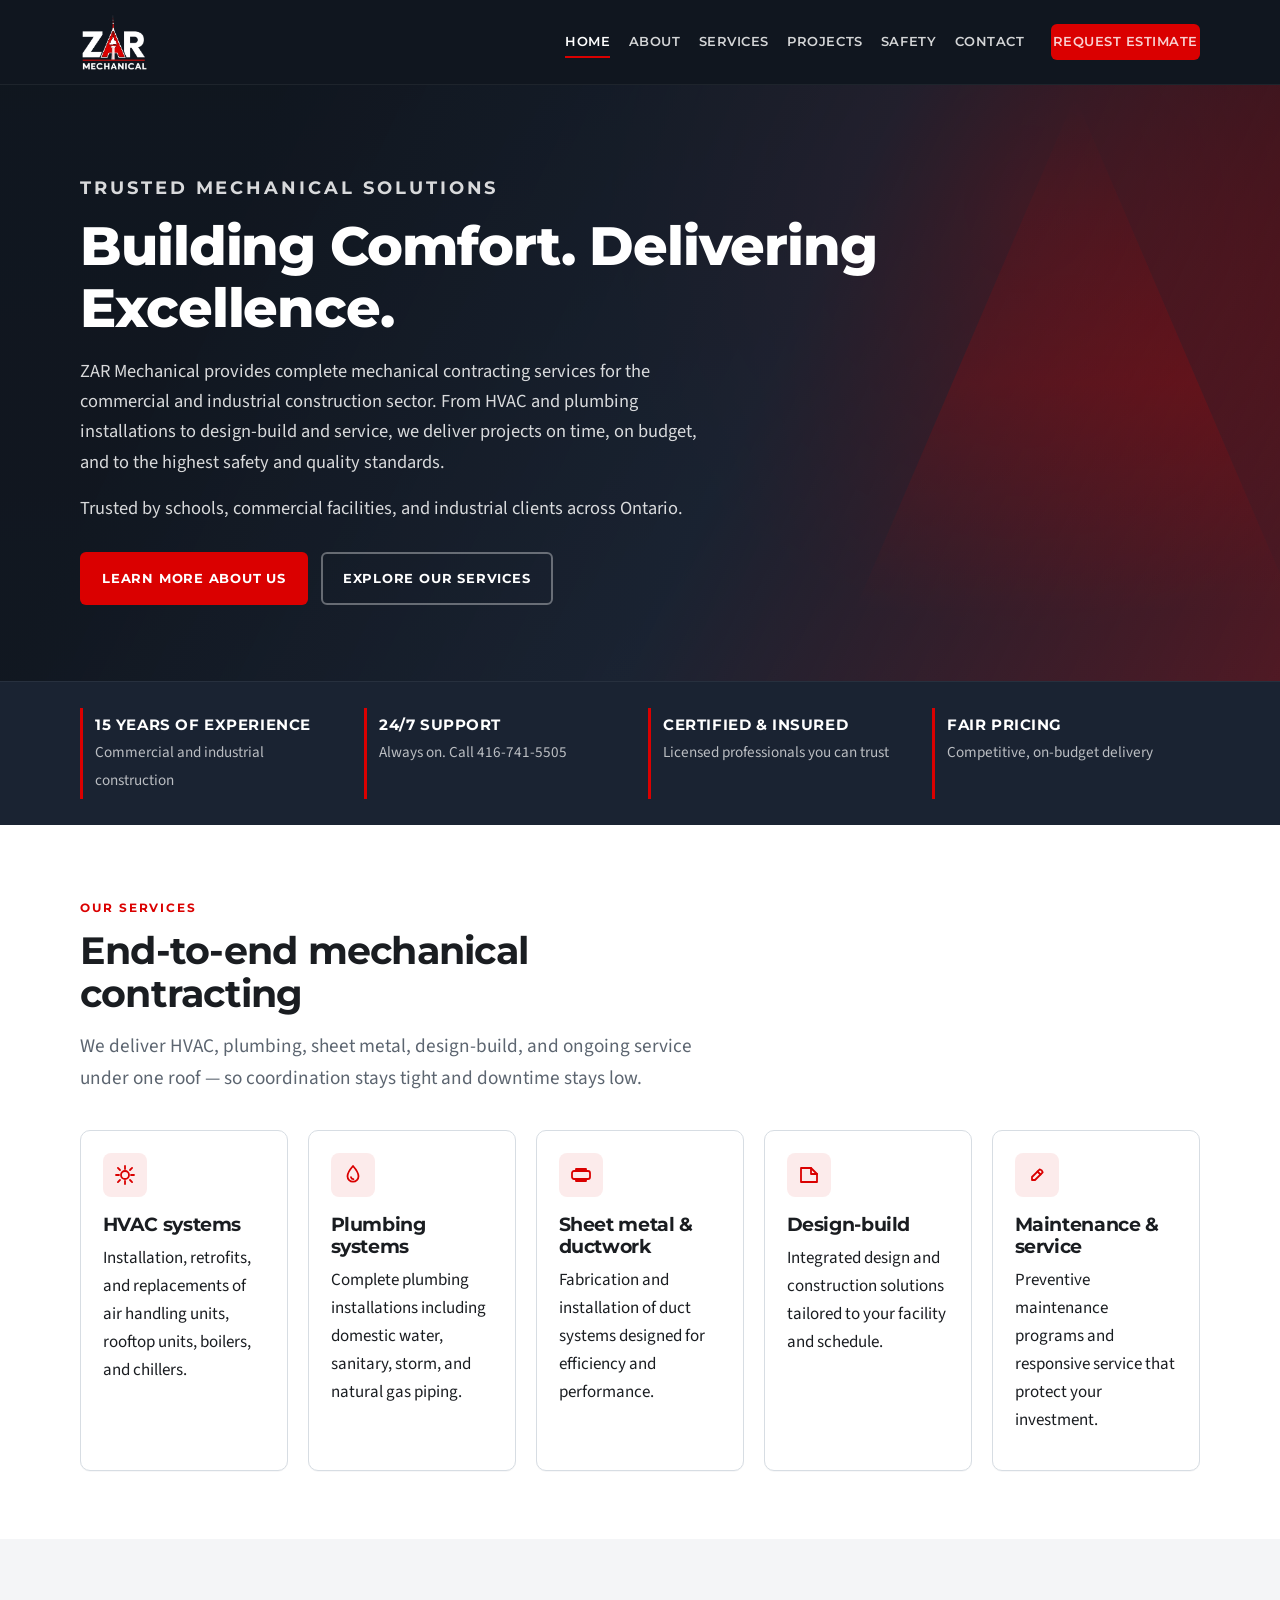
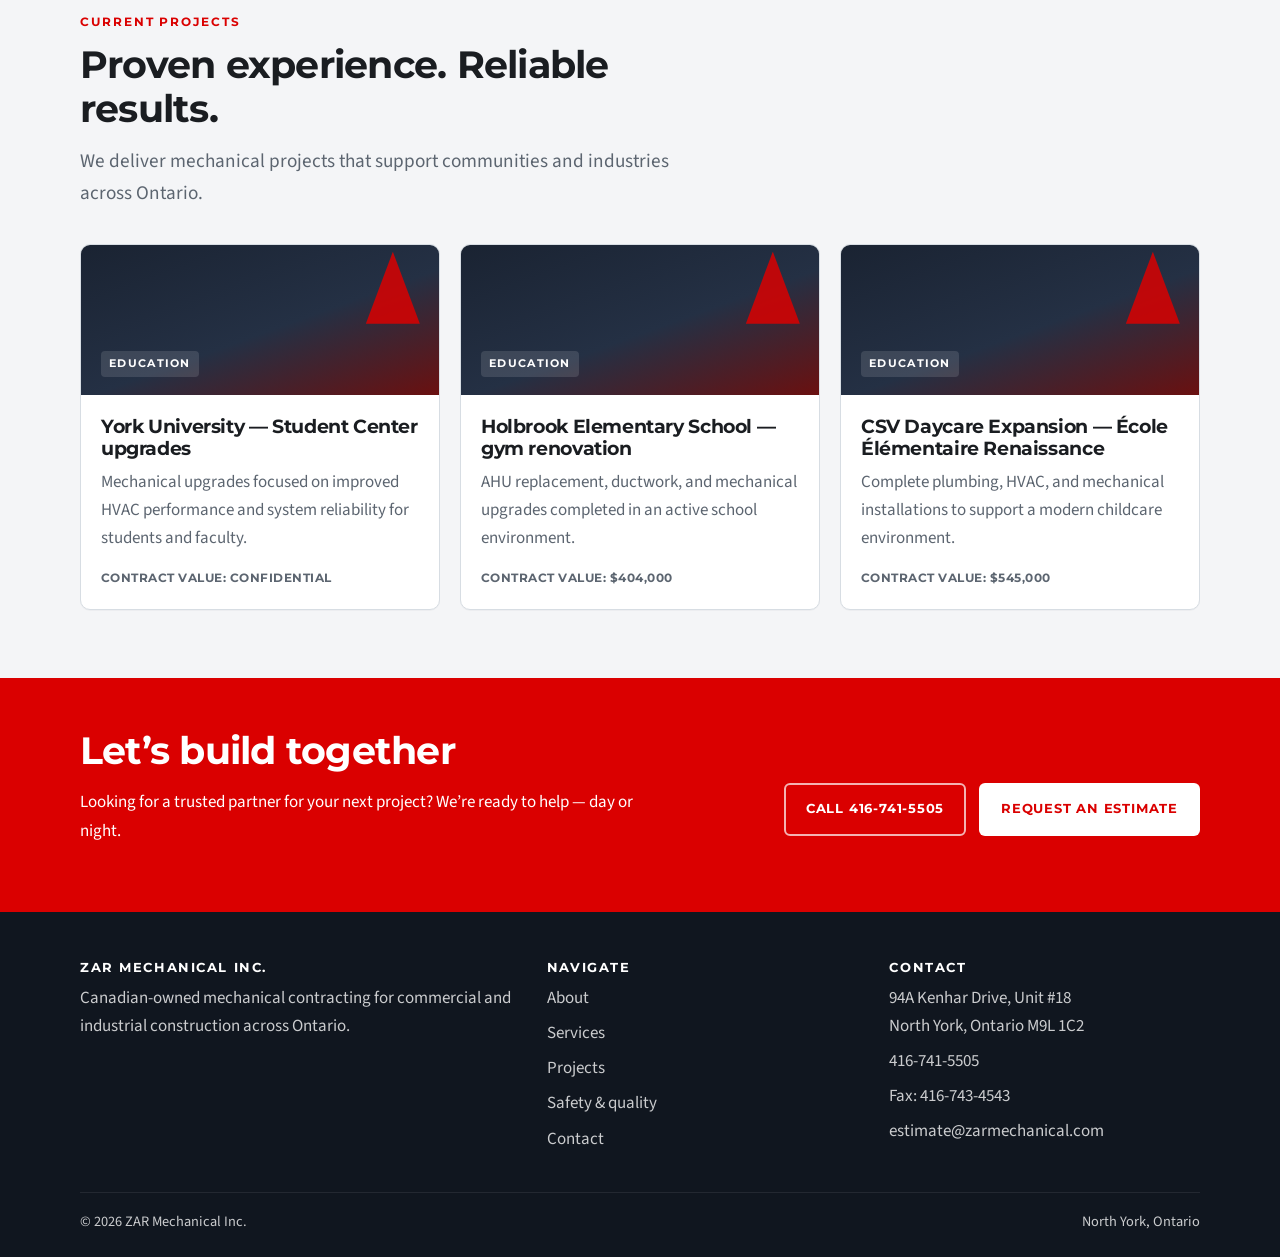
<file: index.html>
<!DOCTYPE html>
<html lang="en">
<head>
  <meta charset="utf-8">
  <meta name="viewport" content="width=device-width, initial-scale=1">
  <title>ZAR Mechanical | Building Comfort. Delivering Excellence.</title>
  <meta name="description" content="ZAR Mechanical provides complete mechanical contracting for commercial and industrial construction across Ontario — HVAC, plumbing, design-build, and 24/7 service.">
  <link rel="canonical" href="https://www.zarmechanical.com/">
  <meta property="og:title" content="ZAR Mechanical | Building Comfort. Delivering Excellence.">
  <meta property="og:description" content="Complete mechanical contracting for commercial and industrial construction across Ontario.">
  <meta property="og:type" content="website">
  <meta property="og:url" content="https://www.zarmechanical.com/">
  <meta property="og:image" content="assets/logo-2x.png">
  <link rel="icon" href="assets/favicon.png" type="image/png">
  <link rel="apple-touch-icon" href="assets/favicon.png">
  <link rel="preconnect" href="https://fonts.googleapis.com">
  <link rel="preconnect" href="https://fonts.gstatic.com" crossorigin>
  <link href="https://fonts.googleapis.com/css2?family=Montserrat:wght@600;700;800&family=Source+Sans+3:wght@400;600;700&display=swap" rel="stylesheet">
  <link rel="stylesheet" href="css/styles.css">
  <script type="application/ld+json">
    {
      "@context": "https://schema.org",
      "@type": "HVACBusiness",
      "name": "ZAR Mechanical Inc.",
      "url": "https://www.zarmechanical.com/",
      "telephone": "+1-416-741-5505",
      "email": "estimate@zarmechanical.com",
      "address": {
        "@type": "PostalAddress",
        "streetAddress": "94A Kenhar Drive, Unit #18",
        "addressLocality": "North York",
        "addressRegion": "ON",
        "postalCode": "M9L 1C2",
        "addressCountry": "CA"
      },
      "areaServed": "Ontario"
    }
  </script>
</head>
<body>
  <a class="skip-link" href="#main">Skip to content</a>
  <header class="site-header">
    <div class="wrap header-inner">
      <a class="brand" href="index.html">
        <img src="assets/logo.png" srcset="assets/logo.png 328w, assets/logo-2x.png 492w" sizes="58px" width="70" height="58" alt="ZAR Mechanical">
      </a>
      <button class="nav-toggle" type="button" aria-expanded="false" aria-controls="site-nav" aria-label="Open menu"><span></span></button>
      <nav id="site-nav" class="site-nav" aria-label="Primary">
        <a href="index.html" aria-current="page">Home</a>
        <a href="about.html">About</a>
        <a href="services.html">Services</a>
        <a href="projects.html">Projects</a>
        <a href="safety.html">Safety</a>
        <a href="contact.html">Contact</a>
        <a class="btn btn-primary header-cta" href="contact.html">Request Estimate</a>
      </nav>
    </div>
  </header>

  <main id="main">
    <section class="hero">
      <div class="wrap">
        <p class="eyebrow">Trusted mechanical solutions</p>
        <h1>Building Comfort. Delivering Excellence.</h1>
        <p>ZAR Mechanical provides complete mechanical contracting services for the commercial and industrial construction sector. From HVAC and plumbing installations to design-build and service, we deliver projects on time, on budget, and to the highest safety and quality standards.</p>
        <p>Trusted by schools, commercial facilities, and industrial clients across Ontario.</p>
        <div class="hero-actions">
          <a class="btn btn-primary" href="about.html">Learn more about us</a>
          <a class="btn btn-ghost" href="services.html">Explore our services</a>
        </div>
      </div>
    </section>

    <section class="trust-bar" aria-label="Why ZAR Mechanical">
      <div class="wrap trust-grid">
        <div class="trust-item">
          <strong>15 years of experience</strong>
          <span>Commercial and industrial construction</span>
        </div>
        <div class="trust-item">
          <strong>24/7 support</strong>
          <span>Always on. Call 416-741-5505</span>
        </div>
        <div class="trust-item">
          <strong>Certified &amp; insured</strong>
          <span>Licensed professionals you can trust</span>
        </div>
        <div class="trust-item">
          <strong>Fair pricing</strong>
          <span>Competitive, on-budget delivery</span>
        </div>
      </div>
    </section>

    <section class="section">
      <div class="wrap">
        <div class="section-head">
          <p class="eyebrow">Our services</p>
          <h2>End-to-end mechanical contracting</h2>
          <p class="lead">We deliver HVAC, plumbing, sheet metal, design-build, and ongoing service under one roof — so coordination stays tight and downtime stays low.</p>
        </div>
        <div class="grid-5">
          <article class="card">
            <div class="icon-mark" aria-hidden="true">
              <svg viewBox="0 0 24 24"><path d="M12 3v3M12 18v3M4.9 4.9l2.1 2.1M17 17l2.1 2.1M3 12h3M18 12h3M4.9 19.1l2.1-2.1M17 7l2.1-2.1"/><circle cx="12" cy="12" r="4"/></svg>
            </div>
            <h3>HVAC systems</h3>
            <p>Installation, retrofits, and replacements of air handling units, rooftop units, boilers, and chillers.</p>
          </article>
          <article class="card">
            <div class="icon-mark" aria-hidden="true">
              <svg viewBox="0 0 24 24"><path d="M12 3s5.5 6.2 5.5 10.2A5.5 5.5 0 1 1 6.5 13.2C6.5 9.2 12 3 12 3z"/><path d="M10 14.2c.4 1.3 1.4 2 2.4 2"/></svg>
            </div>
            <h3>Plumbing systems</h3>
            <p>Complete plumbing installations including domestic water, sanitary, storm, and natural gas piping.</p>
          </article>
          <article class="card">
            <div class="icon-mark" aria-hidden="true">
              <svg viewBox="0 0 24 24"><rect x="3" y="8" width="18" height="8" rx="2"/><path d="M7 8V6h10v2M7 16v2h10v-2"/></svg>
            </div>
            <h3>Sheet metal &amp; ductwork</h3>
            <p>Fabrication and installation of duct systems designed for efficiency and performance.</p>
          </article>
          <article class="card">
            <div class="icon-mark" aria-hidden="true">
              <svg viewBox="0 0 24 24"><path d="M4 19V5h10l6 6v8H4z"/><path d="M14 5v6h6"/></svg>
            </div>
            <h3>Design-build</h3>
            <p>Integrated design and construction solutions tailored to your facility and schedule.</p>
          </article>
          <article class="card">
            <div class="icon-mark" aria-hidden="true">
              <svg viewBox="0 0 24 24"><path d="M14.7 6.3a4 4 0 0 1 3 3L10 17H7v-3l7.7-7.7z"/><path d="M12.5 8.5l3 3"/></svg>
            </div>
            <h3>Maintenance &amp; service</h3>
            <p>Preventive maintenance programs and responsive service that protect your investment.</p>
          </article>
        </div>
      </div>
    </section>

    <section class="section section-muted">
      <div class="wrap">
        <div class="section-head">
          <p class="eyebrow">Current projects</p>
          <h2>Proven experience. Reliable results.</h2>
          <p class="lead">We deliver mechanical projects that support communities and industries across Ontario.</p>
        </div>
        <div class="grid-3">
          <article class="card project-card">
            <div class="project-media"><span class="tag">Education</span></div>
            <div class="project-body">
              <h3>York University — Student Center upgrades</h3>
              <p>Mechanical upgrades focused on improved HVAC performance and system reliability for students and faculty.</p>
              <p class="meta">Contract value: confidential</p>
            </div>
          </article>
          <article class="card project-card">
            <div class="project-media"><span class="tag">Education</span></div>
            <div class="project-body">
              <h3>Holbrook Elementary School — gym renovation</h3>
              <p>AHU replacement, ductwork, and mechanical upgrades completed in an active school environment.</p>
              <p class="meta">Contract value: $404,000</p>
            </div>
          </article>
          <article class="card project-card">
            <div class="project-media"><span class="tag">Education</span></div>
            <div class="project-body">
              <h3>CSV Daycare Expansion — École Élémentaire Renaissance</h3>
              <p>Complete plumbing, HVAC, and mechanical installations to support a modern childcare environment.</p>
              <p class="meta">Contract value: $545,000</p>
            </div>
          </article>
        </div>
      </div>
    </section>

    <section class="cta-band">
      <div class="wrap cta-row">
        <div>
          <h2>Let’s build together</h2>
          <p>Looking for a trusted partner for your next project? We’re ready to help — day or night.</p>
        </div>
        <div class="hero-actions">
          <a class="btn btn-ghost" href="tel:+14167415505">Call 416-741-5505</a>
          <a class="btn btn-light" href="contact.html">Request an estimate</a>
        </div>
      </div>
    </section>
  </main>

  <footer class="site-footer">
    <div class="wrap">
      <div class="footer-grid">
        <div>
          <h3>ZAR Mechanical Inc.</h3>
          <p>Canadian-owned mechanical contracting for commercial and industrial construction across Ontario.</p>
        </div>
        <div>
          <h3>Navigate</h3>
          <ul class="footer-links">
            <li><a href="about.html">About</a></li>
            <li><a href="services.html">Services</a></li>
            <li><a href="projects.html">Projects</a></li>
            <li><a href="safety.html">Safety &amp; quality</a></li>
            <li><a href="contact.html">Contact</a></li>
          </ul>
        </div>
        <div>
          <h3>Contact</h3>
          <ul class="footer-contact">
            <li>94A Kenhar Drive, Unit #18<br>North York, Ontario M9L 1C2</li>
            <li><a href="tel:+14167415505">416-741-5505</a></li>
            <li>Fax: 416-743-4543</li>
            <li><a href="mailto:estimate@zarmechanical.com">estimate@zarmechanical.com</a></li>
          </ul>
        </div>
      </div>
      <div class="legal">
        <span>&copy; <span data-year></span> ZAR Mechanical Inc.</span>
        <span>North York, Ontario</span>
      </div>
    </div>
  </footer>
  <script src="js/main.js"></script>
  <script>document.querySelectorAll("[data-year]").forEach(function (el) { el.textContent = new Date().getFullYear(); });</script>
</body>
</html>
</file>
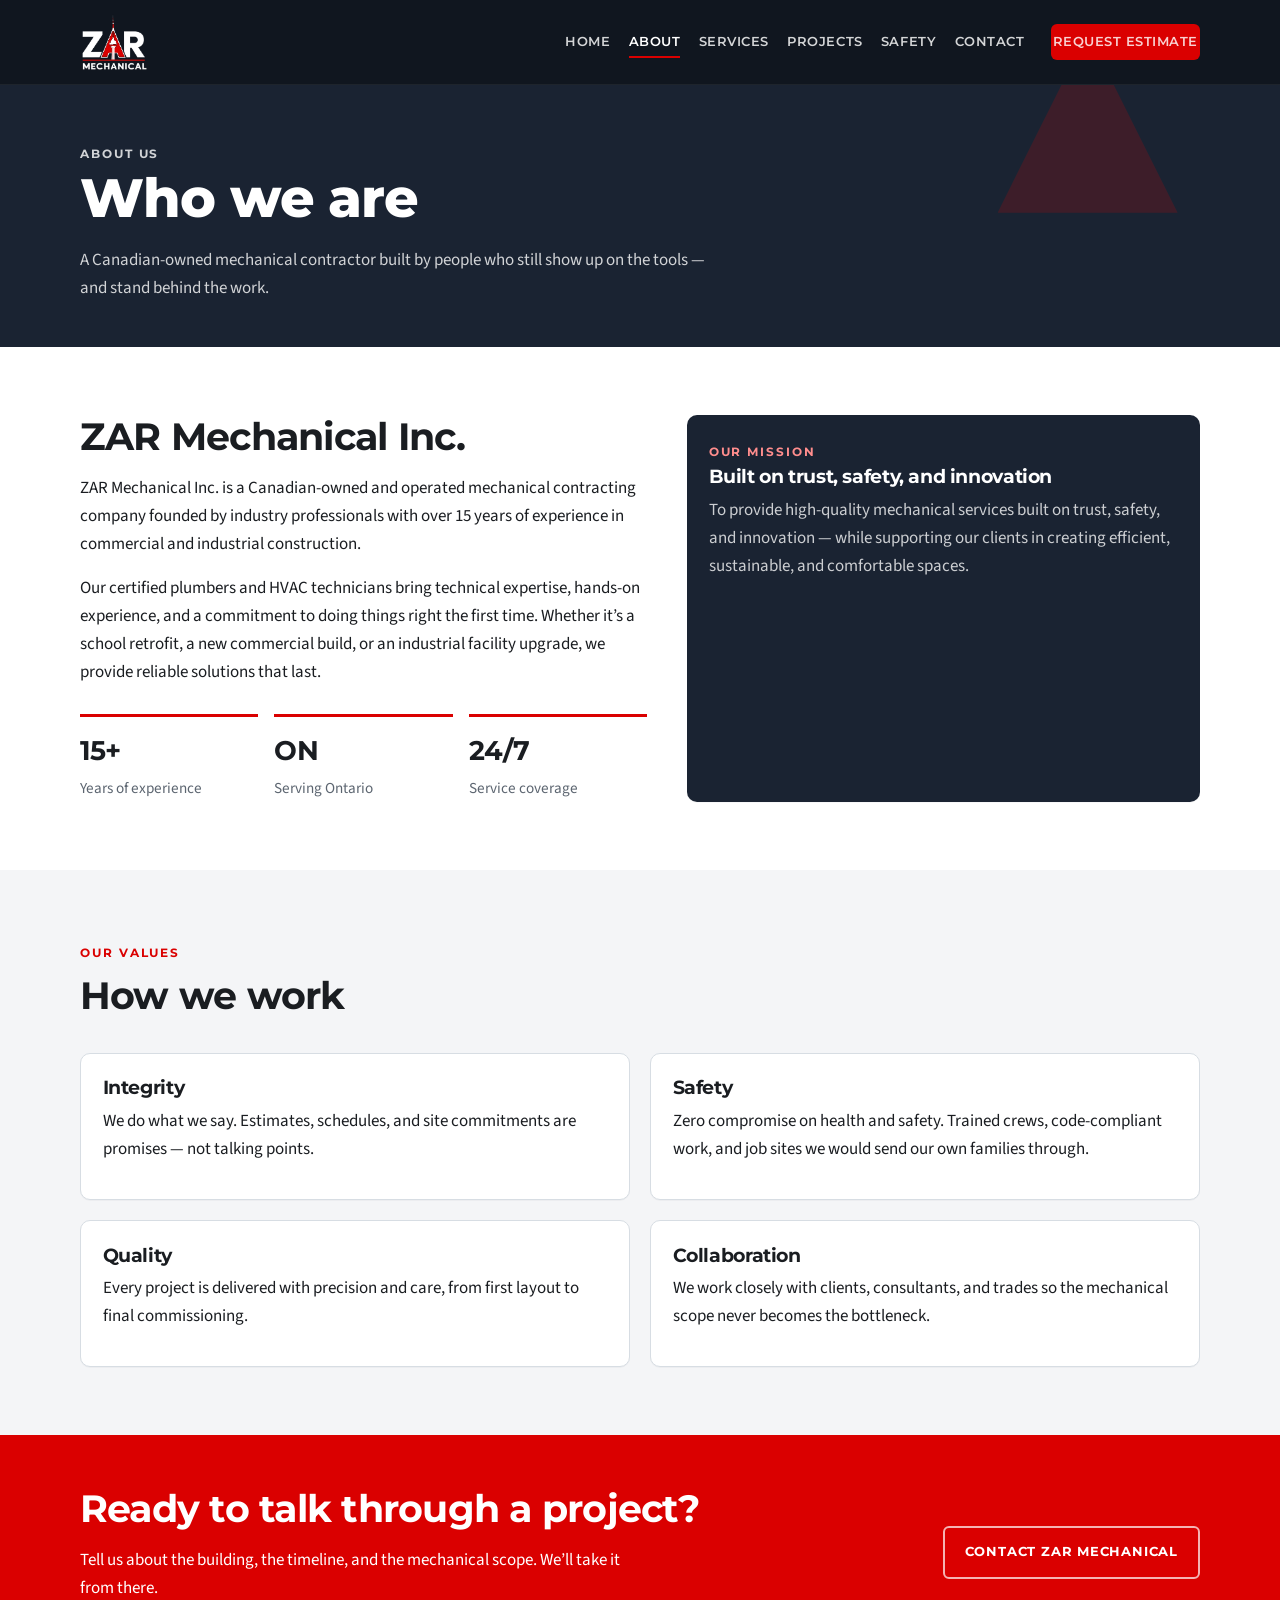
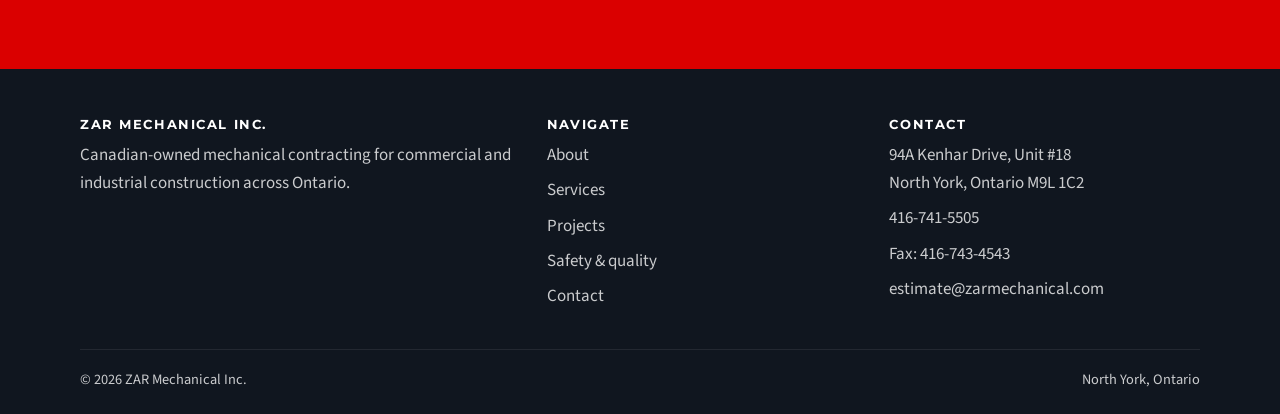
<file: about.html>
<!DOCTYPE html>
<html lang="en">
<head>
  <meta charset="utf-8">
  <meta name="viewport" content="width=device-width, initial-scale=1">
  <title>About Us | ZAR Mechanical</title>
  <meta name="description" content="ZAR Mechanical Inc. is a Canadian-owned mechanical contractor founded by industry professionals with over 15 years of commercial and industrial experience.">
  <link rel="canonical" href="https://www.zarmechanical.com/about.html">
  <meta property="og:title" content="About Us | ZAR Mechanical">
  <meta property="og:description" content="Canadian-owned mechanical contracting built on trust, safety, and innovation.">
  <meta property="og:type" content="website">
  <meta property="og:url" content="https://www.zarmechanical.com/about.html">
  <meta property="og:image" content="assets/logo-2x.png">
  <link rel="icon" href="assets/favicon.png" type="image/png">
  <link rel="apple-touch-icon" href="assets/favicon.png">
  <link rel="preconnect" href="https://fonts.googleapis.com">
  <link rel="preconnect" href="https://fonts.gstatic.com" crossorigin>
  <link href="https://fonts.googleapis.com/css2?family=Montserrat:wght@600;700;800&family=Source+Sans+3:wght@400;600;700&display=swap" rel="stylesheet">
  <link rel="stylesheet" href="css/styles.css">
</head>
<body>
  <a class="skip-link" href="#main">Skip to content</a>
  <header class="site-header">
    <div class="wrap header-inner">
      <a class="brand" href="index.html">
        <img src="assets/logo.png" srcset="assets/logo.png 328w, assets/logo-2x.png 492w" sizes="58px" width="70" height="58" alt="ZAR Mechanical">
      </a>
      <button class="nav-toggle" type="button" aria-expanded="false" aria-controls="site-nav" aria-label="Open menu"><span></span></button>
      <nav id="site-nav" class="site-nav" aria-label="Primary">
        <a href="index.html">Home</a>
        <a href="about.html" aria-current="page">About</a>
        <a href="services.html">Services</a>
        <a href="projects.html">Projects</a>
        <a href="safety.html">Safety</a>
        <a href="contact.html">Contact</a>
        <a class="btn btn-primary header-cta" href="contact.html">Request Estimate</a>
      </nav>
    </div>
  </header>

  <main id="main">
    <section class="page-hero">
      <div class="wrap">
        <p class="eyebrow">About us</p>
        <h1>Who we are</h1>
        <p>A Canadian-owned mechanical contractor built by people who still show up on the tools — and stand behind the work.</p>
      </div>
    </section>

    <section class="section">
      <div class="wrap split">
        <div class="prose">
          <h2>ZAR Mechanical Inc.</h2>
          <p>ZAR Mechanical Inc. is a Canadian-owned and operated mechanical contracting company founded by industry professionals with over 15 years of experience in commercial and industrial construction.</p>
          <p>Our certified plumbers and HVAC technicians bring technical expertise, hands-on experience, and a commitment to doing things right the first time. Whether it’s a school retrofit, a new commercial build, or an industrial facility upgrade, we provide reliable solutions that last.</p>
          <div class="stat-row">
            <div class="stat"><b>15+</b><span>Years of experience</span></div>
            <div class="stat"><b>ON</b><span>Serving Ontario</span></div>
            <div class="stat"><b>24/7</b><span>Service coverage</span></div>
          </div>
        </div>
        <aside class="card value-card">
          <p class="eyebrow">Our mission</p>
          <h3>Built on trust, safety, and innovation</h3>
          <p>To provide high-quality mechanical services built on trust, safety, and innovation — while supporting our clients in creating efficient, sustainable, and comfortable spaces.</p>
        </aside>
      </div>
    </section>

    <section class="section section-muted">
      <div class="wrap">
        <div class="section-head">
          <p class="eyebrow">Our values</p>
          <h2>How we work</h2>
        </div>
        <div class="grid-2">
          <article class="card">
            <h3>Integrity</h3>
            <p>We do what we say. Estimates, schedules, and site commitments are promises — not talking points.</p>
          </article>
          <article class="card">
            <h3>Safety</h3>
            <p>Zero compromise on health and safety. Trained crews, code-compliant work, and job sites we would send our own families through.</p>
          </article>
          <article class="card">
            <h3>Quality</h3>
            <p>Every project is delivered with precision and care, from first layout to final commissioning.</p>
          </article>
          <article class="card">
            <h3>Collaboration</h3>
            <p>We work closely with clients, consultants, and trades so the mechanical scope never becomes the bottleneck.</p>
          </article>
        </div>
      </div>
    </section>

    <section class="cta-band">
      <div class="wrap cta-row">
        <div>
          <h2>Ready to talk through a project?</h2>
          <p>Tell us about the building, the timeline, and the mechanical scope. We’ll take it from there.</p>
        </div>
        <a class="btn btn-ghost" href="contact.html">Contact ZAR Mechanical</a>
      </div>
    </section>
  </main>

  <footer class="site-footer">
    <div class="wrap">
      <div class="footer-grid">
        <div>
          <h3>ZAR Mechanical Inc.</h3>
          <p>Canadian-owned mechanical contracting for commercial and industrial construction across Ontario.</p>
        </div>
        <div>
          <h3>Navigate</h3>
          <ul class="footer-links">
            <li><a href="about.html">About</a></li>
            <li><a href="services.html">Services</a></li>
            <li><a href="projects.html">Projects</a></li>
            <li><a href="safety.html">Safety &amp; quality</a></li>
            <li><a href="contact.html">Contact</a></li>
          </ul>
        </div>
        <div>
          <h3>Contact</h3>
          <ul class="footer-contact">
            <li>94A Kenhar Drive, Unit #18<br>North York, Ontario M9L 1C2</li>
            <li><a href="tel:+14167415505">416-741-5505</a></li>
            <li>Fax: 416-743-4543</li>
            <li><a href="mailto:estimate@zarmechanical.com">estimate@zarmechanical.com</a></li>
          </ul>
        </div>
      </div>
      <div class="legal">
        <span>&copy; <span data-year></span> ZAR Mechanical Inc.</span>
        <span>North York, Ontario</span>
      </div>
    </div>
  </footer>
  <script src="js/main.js"></script>
  <script>document.querySelectorAll("[data-year]").forEach(function (el) { el.textContent = new Date().getFullYear(); });</script>
</body>
</html>
</file>
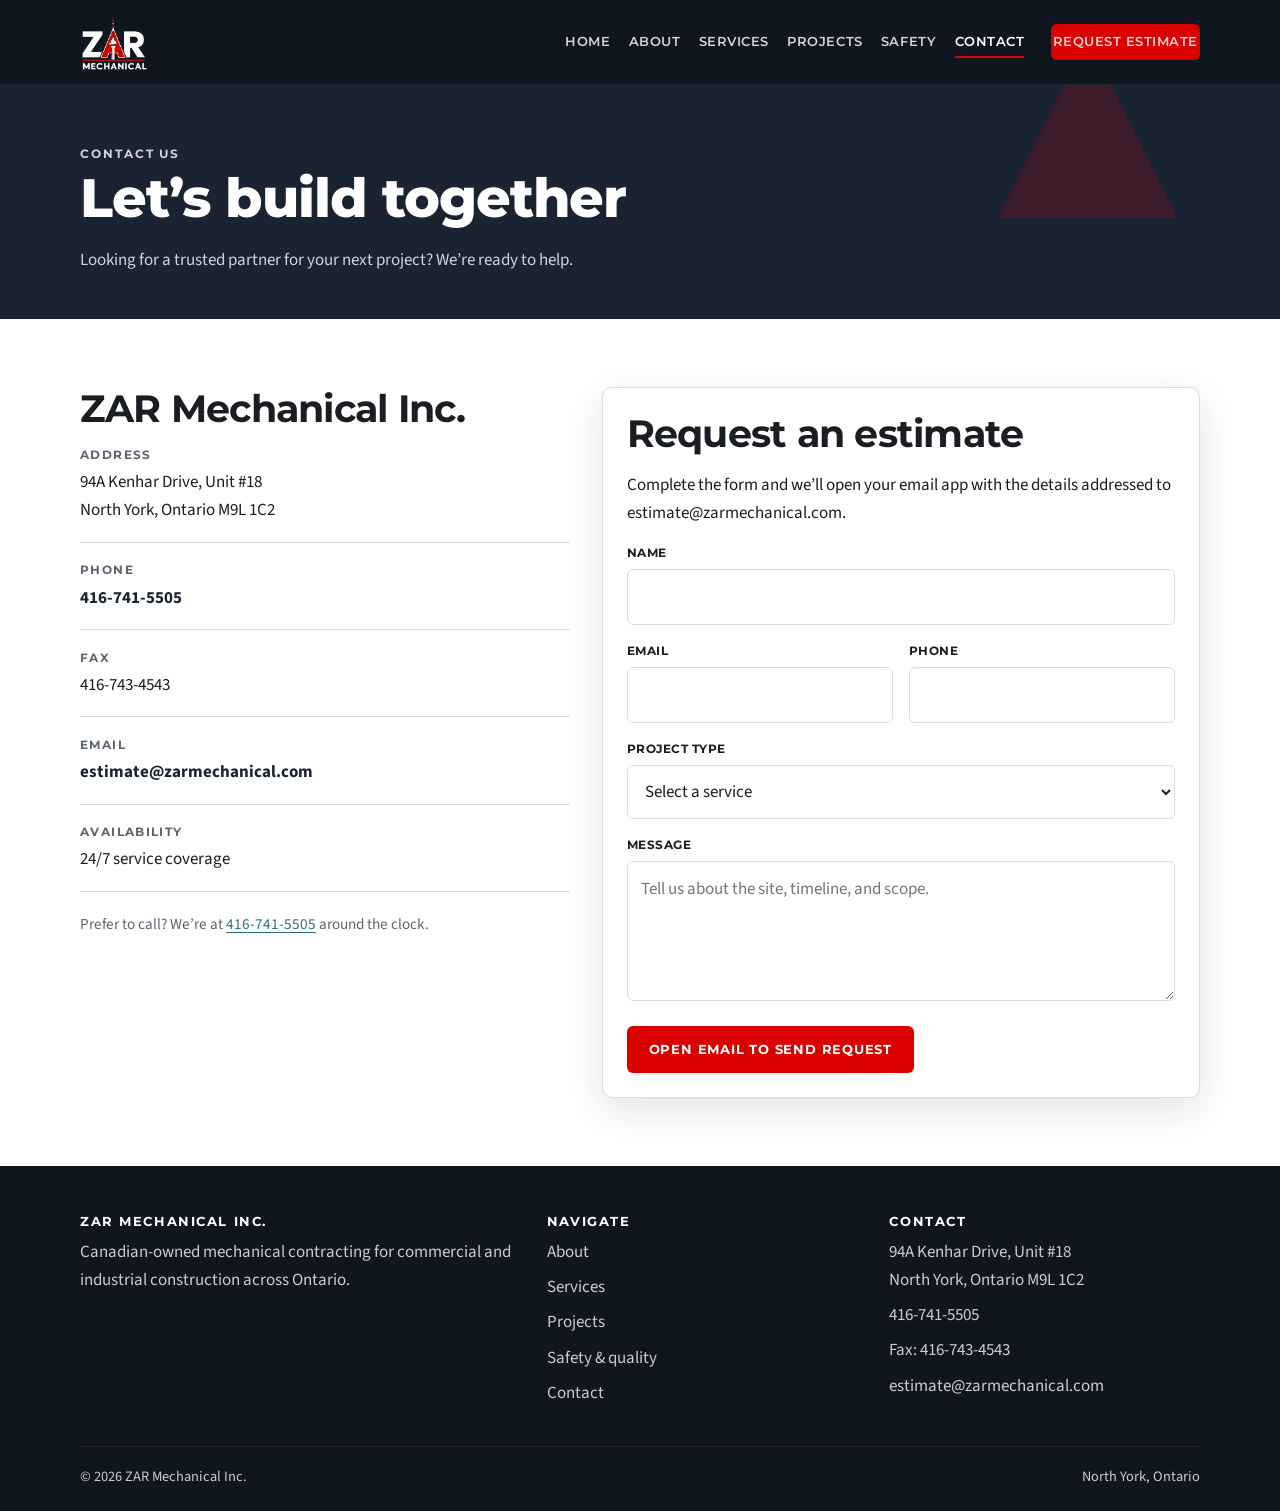
<file: contact.html>
<!DOCTYPE html>
<html lang="en">
<head>
  <meta charset="utf-8">
  <meta name="viewport" content="width=device-width, initial-scale=1">
  <title>Contact Us | ZAR Mechanical</title>
  <meta name="description" content="Request an estimate from ZAR Mechanical. 94A Kenhar Drive, Unit #18, North York, ON. Call 416-741-5505 or email estimate@zarmechanical.com.">
  <link rel="canonical" href="https://www.zarmechanical.com/contact.html">
  <meta property="og:title" content="Contact Us | ZAR Mechanical">
  <meta property="og:description" content="Let’s build together. Call 416-741-5505 or request an estimate.">
  <meta property="og:type" content="website">
  <meta property="og:url" content="https://www.zarmechanical.com/contact.html">
  <meta property="og:image" content="assets/logo-2x.png">
  <link rel="icon" href="assets/favicon.png" type="image/png">
  <link rel="apple-touch-icon" href="assets/favicon.png">
  <link rel="preconnect" href="https://fonts.googleapis.com">
  <link rel="preconnect" href="https://fonts.gstatic.com" crossorigin>
  <link href="https://fonts.googleapis.com/css2?family=Montserrat:wght@600;700;800&family=Source+Sans+3:wght@400;600;700&display=swap" rel="stylesheet">
  <link rel="stylesheet" href="css/styles.css">
</head>
<body>
  <a class="skip-link" href="#main">Skip to content</a>
  <header class="site-header">
    <div class="wrap header-inner">
      <a class="brand" href="index.html">
        <img src="assets/logo.png" srcset="assets/logo.png 328w, assets/logo-2x.png 492w" sizes="58px" width="70" height="58" alt="ZAR Mechanical">
      </a>
      <button class="nav-toggle" type="button" aria-expanded="false" aria-controls="site-nav" aria-label="Open menu"><span></span></button>
      <nav id="site-nav" class="site-nav" aria-label="Primary">
        <a href="index.html">Home</a>
        <a href="about.html">About</a>
        <a href="services.html">Services</a>
        <a href="projects.html">Projects</a>
        <a href="safety.html">Safety</a>
        <a href="contact.html" aria-current="page">Contact</a>
        <a class="btn btn-primary header-cta" href="contact.html">Request Estimate</a>
      </nav>
    </div>
  </header>

  <main id="main">
    <section class="page-hero">
      <div class="wrap">
        <p class="eyebrow">Contact us</p>
        <h1>Let’s build together</h1>
        <p>Looking for a trusted partner for your next project? We’re ready to help.</p>
      </div>
    </section>

    <section class="section">
      <div class="wrap contact-grid">
        <div>
          <h2>ZAR Mechanical Inc.</h2>
          <ul class="contact-list">
            <li>
              <span>Address</span>
              94A Kenhar Drive, Unit #18<br>
              North York, Ontario M9L 1C2
            </li>
            <li>
              <span>Phone</span>
              <a href="tel:+14167415505">416-741-5505</a>
            </li>
            <li>
              <span>Fax</span>
              416-743-4543
            </li>
            <li>
              <span>Email</span>
              <a href="mailto:estimate@zarmechanical.com">estimate@zarmechanical.com</a>
            </li>
            <li>
              <span>Availability</span>
              24/7 service coverage
            </li>
          </ul>
          <p class="map-note">Prefer to call? We’re at <a href="tel:+14167415505">416-741-5505</a> around the clock.</p>
        </div>

        <form class="form" id="estimate-form" action="mailto:estimate@zarmechanical.com" method="get" novalidate>
          <h2>Request an estimate</h2>
          <p>Complete the form and we’ll open your email app with the details addressed to estimate@zarmechanical.com.</p>

          <div class="form-row">
            <label for="name">Name</label>
            <input id="name" name="name" type="text" autocomplete="name" required aria-describedby="name-error">
            <p class="error" id="name-error">Please enter your name.</p>
          </div>

          <div class="pair">
            <div class="form-row">
              <label for="email">Email</label>
              <input id="email" name="email" type="email" autocomplete="email" required aria-describedby="email-error">
              <p class="error" id="email-error">Please enter a valid email address.</p>
            </div>
            <div class="form-row">
              <label for="phone">Phone</label>
              <input id="phone" name="phone" type="tel" autocomplete="tel" required aria-describedby="phone-error">
              <p class="error" id="phone-error">Please enter a phone number.</p>
            </div>
          </div>

          <div class="form-row">
            <label for="projectType">Project type</label>
            <select id="projectType" name="projectType" required aria-describedby="projectType-error">
              <option value="">Select a service</option>
              <option>HVAC systems</option>
              <option>Plumbing systems</option>
              <option>Sheet metal &amp; ductwork</option>
              <option>Design-build</option>
              <option>Maintenance &amp; service</option>
              <option>Other / not sure</option>
            </select>
            <p class="error" id="projectType-error">Please choose a project type.</p>
          </div>

          <div class="form-row">
            <label for="message">Message</label>
            <textarea id="message" name="message" required placeholder="Tell us about the site, timeline, and scope." aria-describedby="message-error"></textarea>
            <p class="error" id="message-error">Please describe your project.</p>
          </div>

          <button class="btn btn-primary" type="submit">Open email to send request</button>
          <p class="form-status" role="status" aria-live="polite"></p>
        </form>
      </div>
    </section>
  </main>

  <footer class="site-footer">
    <div class="wrap">
      <div class="footer-grid">
        <div>
          <h3>ZAR Mechanical Inc.</h3>
          <p>Canadian-owned mechanical contracting for commercial and industrial construction across Ontario.</p>
        </div>
        <div>
          <h3>Navigate</h3>
          <ul class="footer-links">
            <li><a href="about.html">About</a></li>
            <li><a href="services.html">Services</a></li>
            <li><a href="projects.html">Projects</a></li>
            <li><a href="safety.html">Safety &amp; quality</a></li>
            <li><a href="contact.html">Contact</a></li>
          </ul>
        </div>
        <div>
          <h3>Contact</h3>
          <ul class="footer-contact">
            <li>94A Kenhar Drive, Unit #18<br>North York, Ontario M9L 1C2</li>
            <li><a href="tel:+14167415505">416-741-5505</a></li>
            <li>Fax: 416-743-4543</li>
            <li><a href="mailto:estimate@zarmechanical.com">estimate@zarmechanical.com</a></li>
          </ul>
        </div>
      </div>
      <div class="legal">
        <span>&copy; <span data-year></span> ZAR Mechanical Inc.</span>
        <span>North York, Ontario</span>
      </div>
    </div>
  </footer>
  <script src="js/main.js"></script>
  <script>document.querySelectorAll("[data-year]").forEach(function (el) { el.textContent = new Date().getFullYear(); });</script>
</body>
</html>
</file>
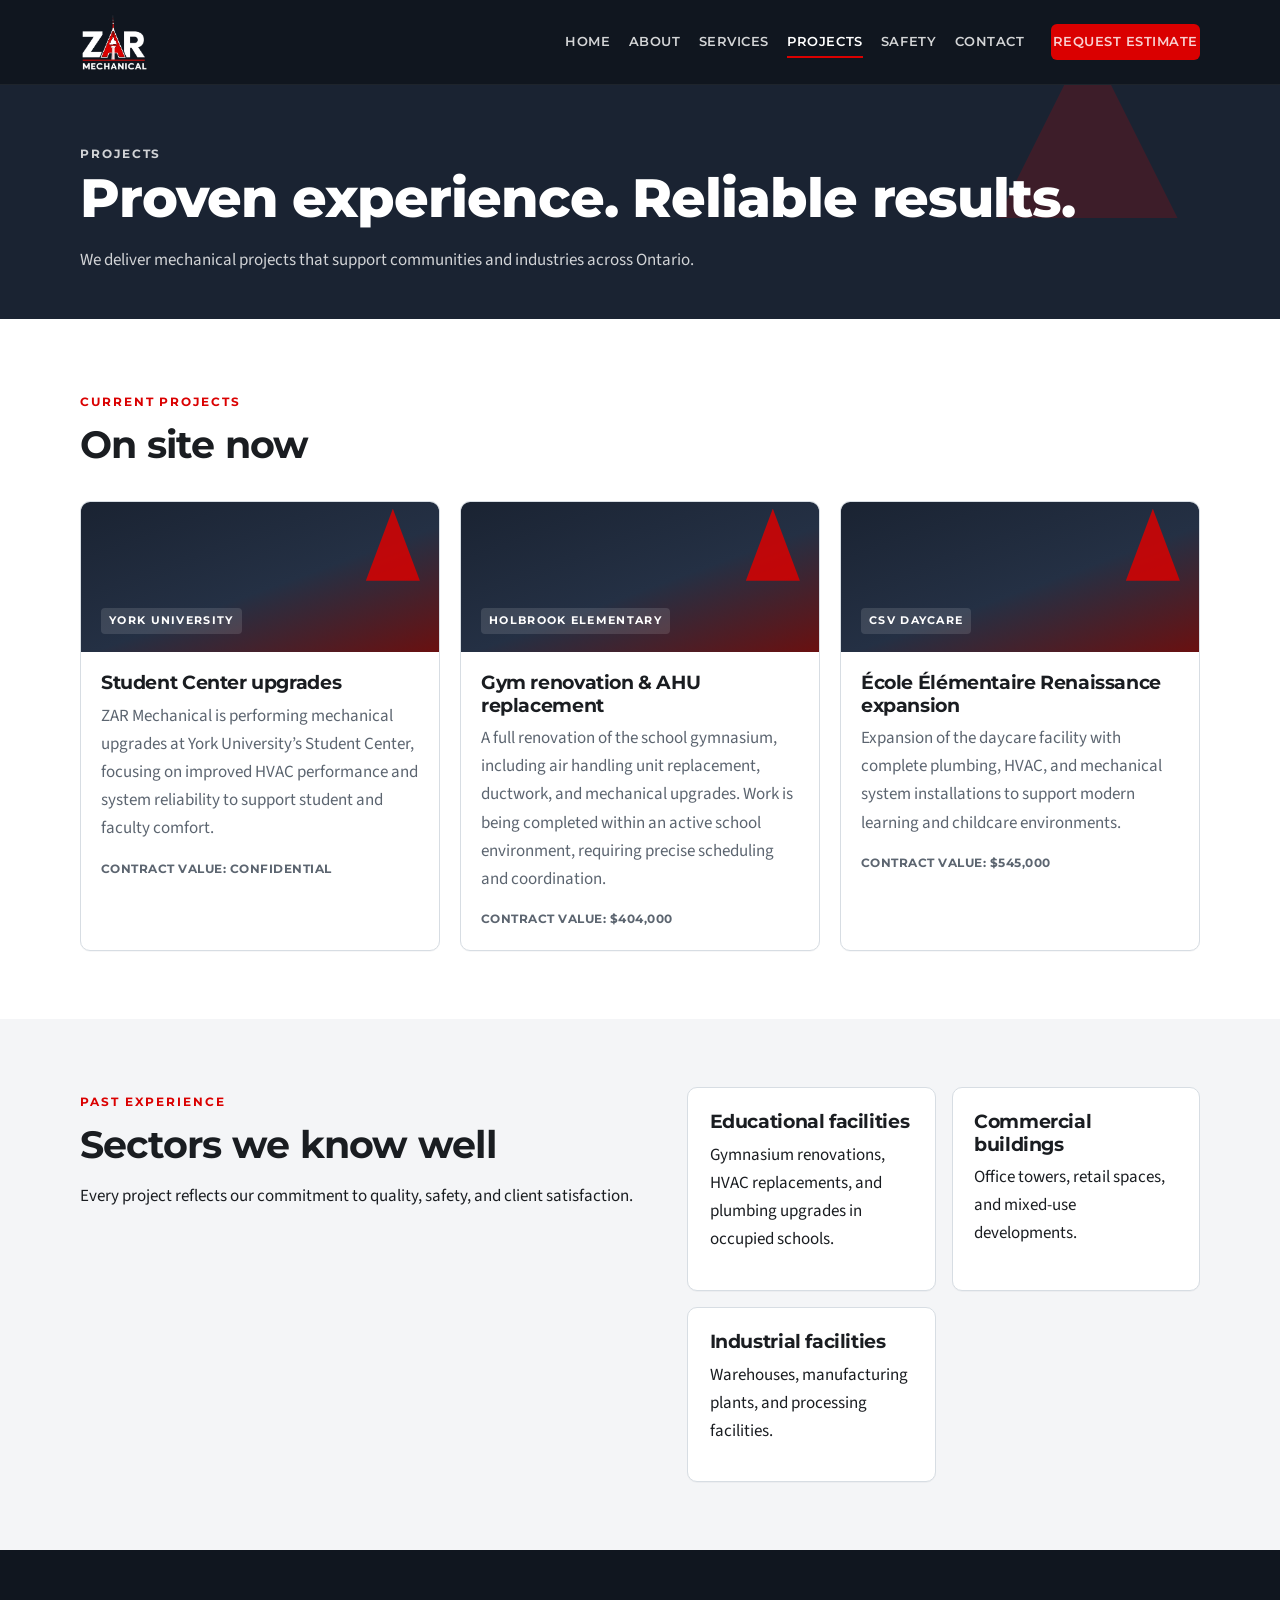
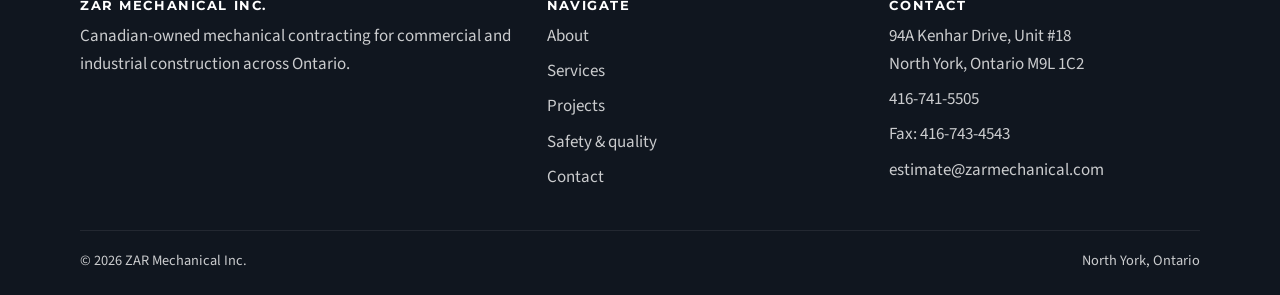
<file: projects.html>
<!DOCTYPE html>
<html lang="en">
<head>
  <meta charset="utf-8">
  <meta name="viewport" content="width=device-width, initial-scale=1">
  <title>Projects | ZAR Mechanical</title>
  <meta name="description" content="Current ZAR Mechanical projects include York University, Holbrook Elementary School, and the CSV Daycare Expansion at École Élémentaire Renaissance.">
  <link rel="canonical" href="https://www.zarmechanical.com/projects.html">
  <meta property="og:title" content="Projects | ZAR Mechanical">
  <meta property="og:description" content="Mechanical projects supporting schools, commercial buildings, and industrial facilities across Ontario.">
  <meta property="og:type" content="website">
  <meta property="og:url" content="https://www.zarmechanical.com/projects.html">
  <meta property="og:image" content="assets/logo-2x.png">
  <link rel="icon" href="assets/favicon.png" type="image/png">
  <link rel="apple-touch-icon" href="assets/favicon.png">
  <link rel="preconnect" href="https://fonts.googleapis.com">
  <link rel="preconnect" href="https://fonts.gstatic.com" crossorigin>
  <link href="https://fonts.googleapis.com/css2?family=Montserrat:wght@600;700;800&family=Source+Sans+3:wght@400;600;700&display=swap" rel="stylesheet">
  <link rel="stylesheet" href="css/styles.css">
</head>
<body>
  <a class="skip-link" href="#main">Skip to content</a>
  <header class="site-header">
    <div class="wrap header-inner">
      <a class="brand" href="index.html">
        <img src="assets/logo.png" srcset="assets/logo.png 328w, assets/logo-2x.png 492w" sizes="58px" width="70" height="58" alt="ZAR Mechanical">
      </a>
      <button class="nav-toggle" type="button" aria-expanded="false" aria-controls="site-nav" aria-label="Open menu"><span></span></button>
      <nav id="site-nav" class="site-nav" aria-label="Primary">
        <a href="index.html">Home</a>
        <a href="about.html">About</a>
        <a href="services.html">Services</a>
        <a href="projects.html" aria-current="page">Projects</a>
        <a href="safety.html">Safety</a>
        <a href="contact.html">Contact</a>
        <a class="btn btn-primary header-cta" href="contact.html">Request Estimate</a>
      </nav>
    </div>
  </header>

  <main id="main">
    <section class="page-hero">
      <div class="wrap">
        <p class="eyebrow">Projects</p>
        <h1>Proven experience. Reliable results.</h1>
        <p>We deliver mechanical projects that support communities and industries across Ontario.</p>
      </div>
    </section>

    <section class="section">
      <div class="wrap">
        <div class="section-head">
          <p class="eyebrow">Current projects</p>
          <h2>On site now</h2>
        </div>
        <div class="grid-3">
          <article class="card project-card">
            <div class="project-media"><span class="tag">York University</span></div>
            <div class="project-body">
              <h3>Student Center upgrades</h3>
              <p>ZAR Mechanical is performing mechanical upgrades at York University’s Student Center, focusing on improved HVAC performance and system reliability to support student and faculty comfort.</p>
              <p class="meta">Contract value: confidential</p>
            </div>
          </article>
          <article class="card project-card">
            <div class="project-media"><span class="tag">Holbrook Elementary</span></div>
            <div class="project-body">
              <h3>Gym renovation &amp; AHU replacement</h3>
              <p>A full renovation of the school gymnasium, including air handling unit replacement, ductwork, and mechanical upgrades. Work is being completed within an active school environment, requiring precise scheduling and coordination.</p>
              <p class="meta">Contract value: $404,000</p>
            </div>
          </article>
          <article class="card project-card">
            <div class="project-media"><span class="tag">CSV Daycare</span></div>
            <div class="project-body">
              <h3>École Élémentaire Renaissance expansion</h3>
              <p>Expansion of the daycare facility with complete plumbing, HVAC, and mechanical system installations to support modern learning and childcare environments.</p>
              <p class="meta">Contract value: $545,000</p>
            </div>
          </article>
        </div>
      </div>
    </section>

    <section class="section section-muted">
      <div class="wrap split">
        <div>
          <p class="eyebrow">Past experience</p>
          <h2>Sectors we know well</h2>
          <p>Every project reflects our commitment to quality, safety, and client satisfaction.</p>
        </div>
        <div class="grid-2" style="gap:1rem;">
          <article class="card">
            <h3>Educational facilities</h3>
            <p>Gymnasium renovations, HVAC replacements, and plumbing upgrades in occupied schools.</p>
          </article>
          <article class="card">
            <h3>Commercial buildings</h3>
            <p>Office towers, retail spaces, and mixed-use developments.</p>
          </article>
          <article class="card">
            <h3>Industrial facilities</h3>
            <p>Warehouses, manufacturing plants, and processing facilities.</p>
          </article>
        </div>
      </div>
    </section>
  </main>

  <footer class="site-footer">
    <div class="wrap">
      <div class="footer-grid">
        <div>
          <h3>ZAR Mechanical Inc.</h3>
          <p>Canadian-owned mechanical contracting for commercial and industrial construction across Ontario.</p>
        </div>
        <div>
          <h3>Navigate</h3>
          <ul class="footer-links">
            <li><a href="about.html">About</a></li>
            <li><a href="services.html">Services</a></li>
            <li><a href="projects.html">Projects</a></li>
            <li><a href="safety.html">Safety &amp; quality</a></li>
            <li><a href="contact.html">Contact</a></li>
          </ul>
        </div>
        <div>
          <h3>Contact</h3>
          <ul class="footer-contact">
            <li>94A Kenhar Drive, Unit #18<br>North York, Ontario M9L 1C2</li>
            <li><a href="tel:+14167415505">416-741-5505</a></li>
            <li>Fax: 416-743-4543</li>
            <li><a href="mailto:estimate@zarmechanical.com">estimate@zarmechanical.com</a></li>
          </ul>
        </div>
      </div>
      <div class="legal">
        <span>&copy; <span data-year></span> ZAR Mechanical Inc.</span>
        <span>North York, Ontario</span>
      </div>
    </div>
  </footer>
  <script src="js/main.js"></script>
  <script>document.querySelectorAll("[data-year]").forEach(function (el) { el.textContent = new Date().getFullYear(); });</script>
</body>
</html>
</file>
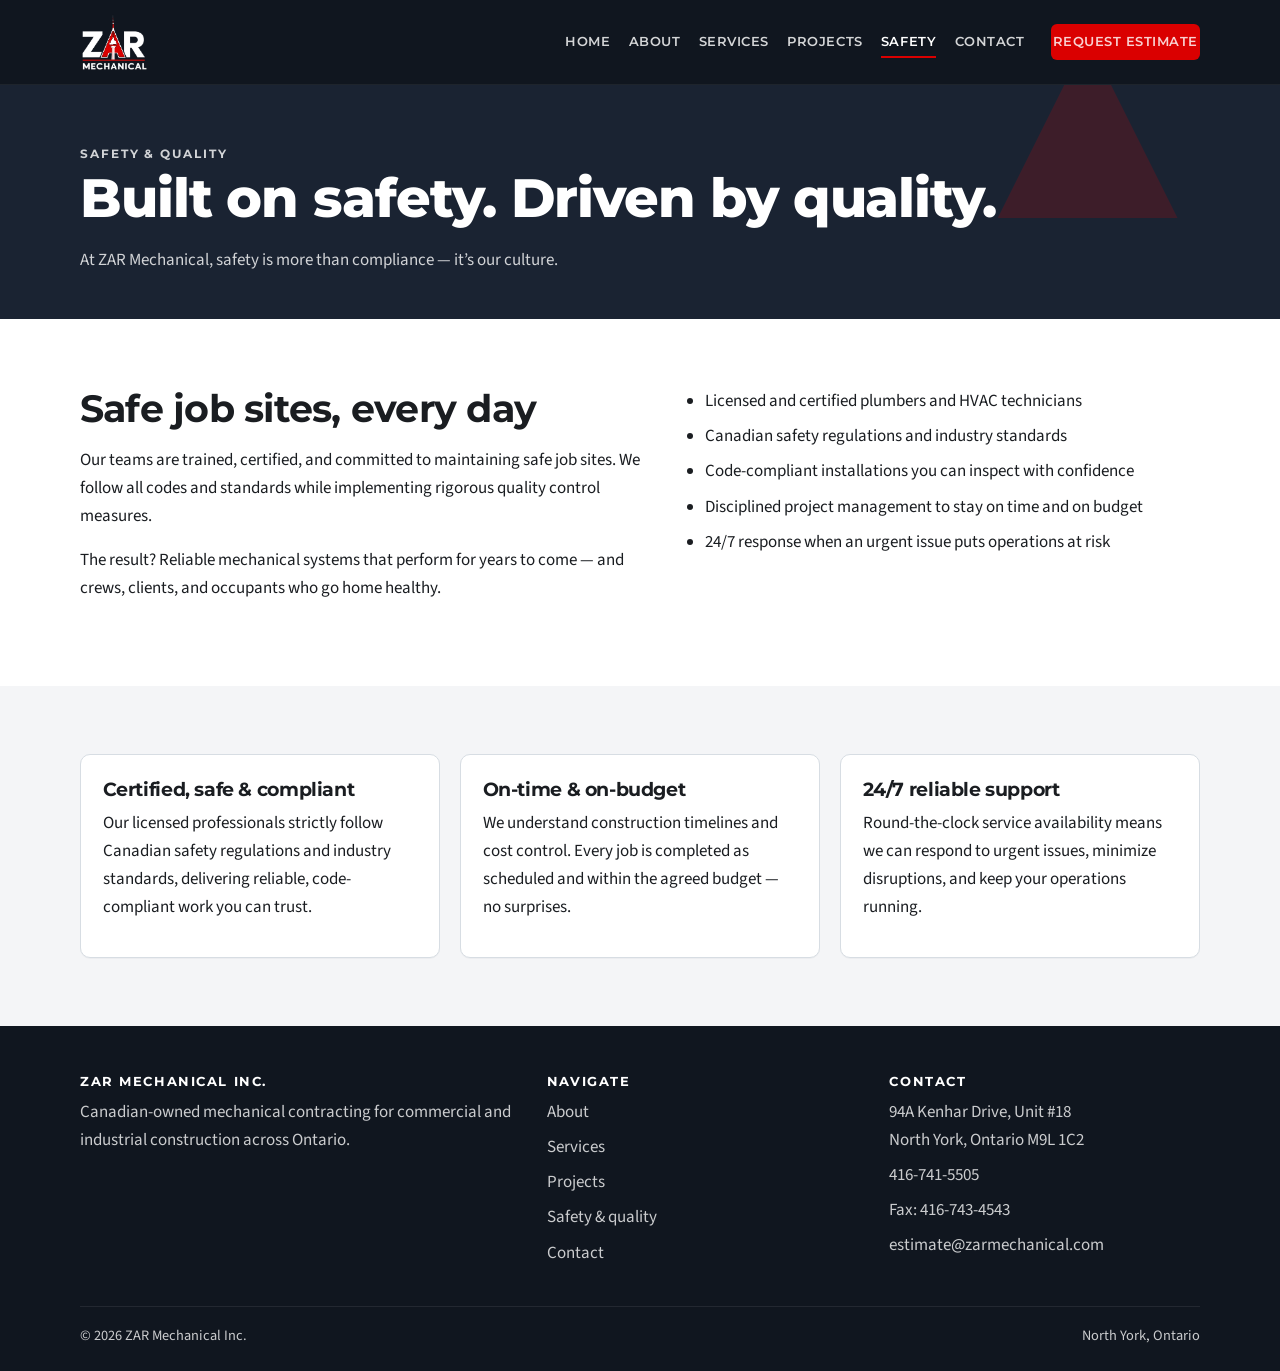
<file: safety.html>
<!DOCTYPE html>
<html lang="en">
<head>
  <meta charset="utf-8">
  <meta name="viewport" content="width=device-width, initial-scale=1">
  <title>Safety &amp; Quality | ZAR Mechanical</title>
  <meta name="description" content="At ZAR Mechanical, safety is more than compliance — it is our culture. Trained, certified teams deliver code-compliant mechanical systems that last.">
  <link rel="canonical" href="https://www.zarmechanical.com/safety.html">
  <meta property="og:title" content="Safety &amp; Quality | ZAR Mechanical">
  <meta property="og:description" content="Trained, certified teams. Code-compliant work. Mechanical systems that perform for years.">
  <meta property="og:type" content="website">
  <meta property="og:url" content="https://www.zarmechanical.com/safety.html">
  <meta property="og:image" content="assets/logo-2x.png">
  <link rel="icon" href="assets/favicon.png" type="image/png">
  <link rel="apple-touch-icon" href="assets/favicon.png">
  <link rel="preconnect" href="https://fonts.googleapis.com">
  <link rel="preconnect" href="https://fonts.gstatic.com" crossorigin>
  <link href="https://fonts.googleapis.com/css2?family=Montserrat:wght@600;700;800&family=Source+Sans+3:wght@400;600;700&display=swap" rel="stylesheet">
  <link rel="stylesheet" href="css/styles.css">
</head>
<body>
  <a class="skip-link" href="#main">Skip to content</a>
  <header class="site-header">
    <div class="wrap header-inner">
      <a class="brand" href="index.html">
        <img src="assets/logo.png" srcset="assets/logo.png 328w, assets/logo-2x.png 492w" sizes="58px" width="70" height="58" alt="ZAR Mechanical">
      </a>
      <button class="nav-toggle" type="button" aria-expanded="false" aria-controls="site-nav" aria-label="Open menu"><span></span></button>
      <nav id="site-nav" class="site-nav" aria-label="Primary">
        <a href="index.html">Home</a>
        <a href="about.html">About</a>
        <a href="services.html">Services</a>
        <a href="projects.html">Projects</a>
        <a href="safety.html" aria-current="page">Safety</a>
        <a href="contact.html">Contact</a>
        <a class="btn btn-primary header-cta" href="contact.html">Request Estimate</a>
      </nav>
    </div>
  </header>

  <main id="main">
    <section class="page-hero">
      <div class="wrap">
        <p class="eyebrow">Safety &amp; quality</p>
        <h1>Built on safety. Driven by quality.</h1>
        <p>At ZAR Mechanical, safety is more than compliance — it’s our culture.</p>
      </div>
    </section>

    <section class="section">
      <div class="wrap split">
        <div class="prose">
          <h2>Safe job sites, every day</h2>
          <p>Our teams are trained, certified, and committed to maintaining safe job sites. We follow all codes and standards while implementing rigorous quality control measures.</p>
          <p>The result? Reliable mechanical systems that perform for years to come — and crews, clients, and occupants who go home healthy.</p>
        </div>
        <ul class="list-plain">
          <li>Licensed and certified plumbers and HVAC technicians</li>
          <li>Canadian safety regulations and industry standards</li>
          <li>Code-compliant installations you can inspect with confidence</li>
          <li>Disciplined project management to stay on time and on budget</li>
          <li>24/7 response when an urgent issue puts operations at risk</li>
        </ul>
      </div>
    </section>

    <section class="section section-muted">
      <div class="wrap grid-3">
        <article class="card">
          <h3>Certified, safe &amp; compliant</h3>
          <p>Our licensed professionals strictly follow Canadian safety regulations and industry standards, delivering reliable, code-compliant work you can trust.</p>
        </article>
        <article class="card">
          <h3>On-time &amp; on-budget</h3>
          <p>We understand construction timelines and cost control. Every job is completed as scheduled and within the agreed budget — no surprises.</p>
        </article>
        <article class="card">
          <h3>24/7 reliable support</h3>
          <p>Round-the-clock service availability means we can respond to urgent issues, minimize disruptions, and keep your operations running.</p>
        </article>
      </div>
    </section>
  </main>

  <footer class="site-footer">
    <div class="wrap">
      <div class="footer-grid">
        <div>
          <h3>ZAR Mechanical Inc.</h3>
          <p>Canadian-owned mechanical contracting for commercial and industrial construction across Ontario.</p>
        </div>
        <div>
          <h3>Navigate</h3>
          <ul class="footer-links">
            <li><a href="about.html">About</a></li>
            <li><a href="services.html">Services</a></li>
            <li><a href="projects.html">Projects</a></li>
            <li><a href="safety.html">Safety &amp; quality</a></li>
            <li><a href="contact.html">Contact</a></li>
          </ul>
        </div>
        <div>
          <h3>Contact</h3>
          <ul class="footer-contact">
            <li>94A Kenhar Drive, Unit #18<br>North York, Ontario M9L 1C2</li>
            <li><a href="tel:+14167415505">416-741-5505</a></li>
            <li>Fax: 416-743-4543</li>
            <li><a href="mailto:estimate@zarmechanical.com">estimate@zarmechanical.com</a></li>
          </ul>
        </div>
      </div>
      <div class="legal">
        <span>&copy; <span data-year></span> ZAR Mechanical Inc.</span>
        <span>North York, Ontario</span>
      </div>
    </div>
  </footer>
  <script src="js/main.js"></script>
  <script>document.querySelectorAll("[data-year]").forEach(function (el) { el.textContent = new Date().getFullYear(); });</script>
</body>
</html>
</file>
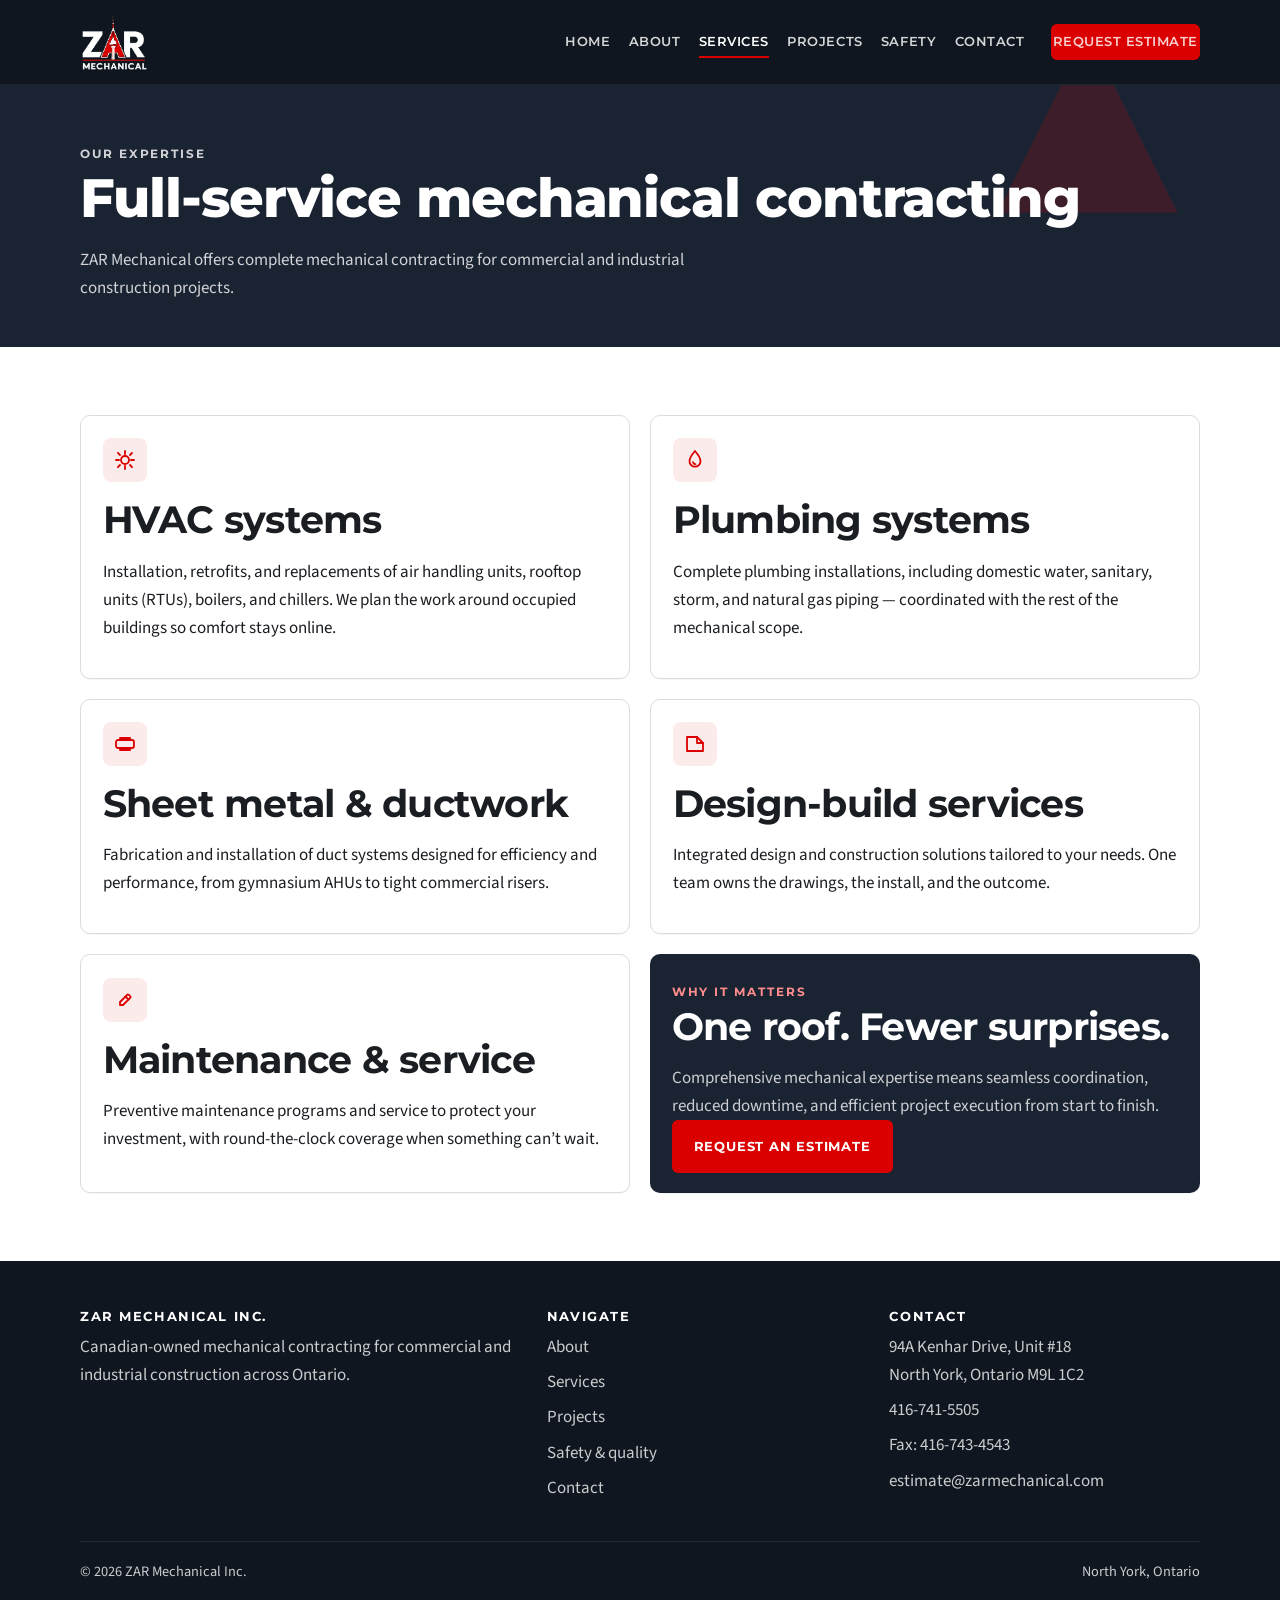
<file: services.html>
<!DOCTYPE html>
<html lang="en">
<head>
  <meta charset="utf-8">
  <meta name="viewport" content="width=device-width, initial-scale=1">
  <title>Services | ZAR Mechanical</title>
  <meta name="description" content="Full-service mechanical contracting: HVAC systems, plumbing, sheet metal and ductwork, design-build, and maintenance for commercial and industrial projects.">
  <link rel="canonical" href="https://www.zarmechanical.com/services.html">
  <meta property="og:title" content="Services | ZAR Mechanical">
  <meta property="og:description" content="HVAC, plumbing, sheet metal, design-build, and maintenance for commercial and industrial construction.">
  <meta property="og:type" content="website">
  <meta property="og:url" content="https://www.zarmechanical.com/services.html">
  <meta property="og:image" content="assets/logo-2x.png">
  <link rel="icon" href="assets/favicon.png" type="image/png">
  <link rel="apple-touch-icon" href="assets/favicon.png">
  <link rel="preconnect" href="https://fonts.googleapis.com">
  <link rel="preconnect" href="https://fonts.gstatic.com" crossorigin>
  <link href="https://fonts.googleapis.com/css2?family=Montserrat:wght@600;700;800&family=Source+Sans+3:wght@400;600;700&display=swap" rel="stylesheet">
  <link rel="stylesheet" href="css/styles.css">
</head>
<body>
  <a class="skip-link" href="#main">Skip to content</a>
  <header class="site-header">
    <div class="wrap header-inner">
      <a class="brand" href="index.html">
        <img src="assets/logo.png" srcset="assets/logo.png 328w, assets/logo-2x.png 492w" sizes="58px" width="70" height="58" alt="ZAR Mechanical">
      </a>
      <button class="nav-toggle" type="button" aria-expanded="false" aria-controls="site-nav" aria-label="Open menu"><span></span></button>
      <nav id="site-nav" class="site-nav" aria-label="Primary">
        <a href="index.html">Home</a>
        <a href="about.html">About</a>
        <a href="services.html" aria-current="page">Services</a>
        <a href="projects.html">Projects</a>
        <a href="safety.html">Safety</a>
        <a href="contact.html">Contact</a>
        <a class="btn btn-primary header-cta" href="contact.html">Request Estimate</a>
      </nav>
    </div>
  </header>

  <main id="main">
    <section class="page-hero">
      <div class="wrap">
        <p class="eyebrow">Our expertise</p>
        <h1>Full-service mechanical contracting</h1>
        <p>ZAR Mechanical offers complete mechanical contracting for commercial and industrial construction projects.</p>
      </div>
    </section>

    <section class="section">
      <div class="wrap grid-2">
        <article class="card" id="hvac">
          <div class="icon-mark" aria-hidden="true">
            <svg viewBox="0 0 24 24"><path d="M12 3v3M12 18v3M4.9 4.9l2.1 2.1M17 17l2.1 2.1M3 12h3M18 12h3M4.9 19.1l2.1-2.1M17 7l2.1-2.1"/><circle cx="12" cy="12" r="4"/></svg>
          </div>
          <h2>HVAC systems</h2>
          <p>Installation, retrofits, and replacements of air handling units, rooftop units (RTUs), boilers, and chillers. We plan the work around occupied buildings so comfort stays online.</p>
        </article>
        <article class="card" id="plumbing">
          <div class="icon-mark" aria-hidden="true">
            <svg viewBox="0 0 24 24"><path d="M12 3s5.5 6.2 5.5 10.2A5.5 5.5 0 1 1 6.5 13.2C6.5 9.2 12 3 12 3z"/><path d="M10 14.2c.4 1.3 1.4 2 2.4 2"/></svg>
          </div>
          <h2>Plumbing systems</h2>
          <p>Complete plumbing installations, including domestic water, sanitary, storm, and natural gas piping — coordinated with the rest of the mechanical scope.</p>
        </article>
        <article class="card" id="sheet-metal">
          <div class="icon-mark" aria-hidden="true">
            <svg viewBox="0 0 24 24"><rect x="3" y="8" width="18" height="8" rx="2"/><path d="M7 8V6h10v2M7 16v2h10v-2"/></svg>
          </div>
          <h2>Sheet metal &amp; ductwork</h2>
          <p>Fabrication and installation of duct systems designed for efficiency and performance, from gymnasium AHUs to tight commercial risers.</p>
        </article>
        <article class="card" id="design-build">
          <div class="icon-mark" aria-hidden="true">
            <svg viewBox="0 0 24 24"><path d="M4 19V5h10l6 6v8H4z"/><path d="M14 5v6h6"/></svg>
          </div>
          <h2>Design-build services</h2>
          <p>Integrated design and construction solutions tailored to your needs. One team owns the drawings, the install, and the outcome.</p>
        </article>
        <article class="card" id="service">
          <div class="icon-mark" aria-hidden="true">
            <svg viewBox="0 0 24 24"><path d="M14.7 6.3a4 4 0 0 1 3 3L10 17H7v-3l7.7-7.7z"/><path d="M12.5 8.5l3 3"/></svg>
          </div>
          <h2>Maintenance &amp; service</h2>
          <p>Preventive maintenance programs and service to protect your investment, with round-the-clock coverage when something can’t wait.</p>
        </article>
        <article class="card value-card">
          <p class="eyebrow">Why it matters</p>
          <h2>One roof. Fewer surprises.</h2>
          <p>Comprehensive mechanical expertise means seamless coordination, reduced downtime, and efficient project execution from start to finish.</p>
          <p><a class="btn btn-primary" href="contact.html">Request an estimate</a></p>
        </article>
      </div>
    </section>
  </main>

  <footer class="site-footer">
    <div class="wrap">
      <div class="footer-grid">
        <div>
          <h3>ZAR Mechanical Inc.</h3>
          <p>Canadian-owned mechanical contracting for commercial and industrial construction across Ontario.</p>
        </div>
        <div>
          <h3>Navigate</h3>
          <ul class="footer-links">
            <li><a href="about.html">About</a></li>
            <li><a href="services.html">Services</a></li>
            <li><a href="projects.html">Projects</a></li>
            <li><a href="safety.html">Safety &amp; quality</a></li>
            <li><a href="contact.html">Contact</a></li>
          </ul>
        </div>
        <div>
          <h3>Contact</h3>
          <ul class="footer-contact">
            <li>94A Kenhar Drive, Unit #18<br>North York, Ontario M9L 1C2</li>
            <li><a href="tel:+14167415505">416-741-5505</a></li>
            <li>Fax: 416-743-4543</li>
            <li><a href="mailto:estimate@zarmechanical.com">estimate@zarmechanical.com</a></li>
          </ul>
        </div>
      </div>
      <div class="legal">
        <span>&copy; <span data-year></span> ZAR Mechanical Inc.</span>
        <span>North York, Ontario</span>
      </div>
    </div>
  </footer>
  <script src="js/main.js"></script>
  <script>document.querySelectorAll("[data-year]").forEach(function (el) { el.textContent = new Date().getFullYear(); });</script>
</body>
</html>
</file>
<file: css/styles.css>
:root {
  --navy: #1a2332;
  --navy-deep: #10161f;
  --navy-mid: #243044;
  --red: #da0000;
  --red-hover: #b80000;
  --steel: #2e6b8a;
  --steel-soft: #3d7fa0;
  --ink: #1a1d21;
  --muted: #5c6570;
  --line: #d7dde3;
  --paper: #f4f5f7;
  --white: #ffffff;
  --shadow: 0 12px 40px rgba(16, 22, 31, 0.12);
  --radius: 10px;
  --header-h: 84px;
  --max: 1120px;
  --font-display: "Montserrat", system-ui, sans-serif;
  --font-body: "Source Sans 3", "Source Sans Pro", system-ui, sans-serif;
}

*,
*::before,
*::after {
  box-sizing: border-box;
}

html {
  scroll-behavior: smooth;
  scroll-padding-top: calc(var(--header-h) + 0.5rem);
}

body {
  margin: 0;
  color: var(--ink);
  background: var(--white);
  font-family: var(--font-body);
  font-size: 1.0625rem;
  line-height: 1.65;
}

img {
  max-width: 100%;
  height: auto;
  display: block;
}

a {
  color: var(--steel);
  text-decoration-thickness: 1px;
  text-underline-offset: 0.18em;
}

a:hover {
  color: var(--red);
}

:focus-visible {
  outline: 3px solid var(--red);
  outline-offset: 3px;
}

.skip-link {
  position: absolute;
  left: 1rem;
  top: -4rem;
  z-index: 1000;
  background: var(--red);
  color: var(--white);
  padding: 0.6rem 1rem;
  font-weight: 700;
}

.skip-link:focus {
  top: 1rem;
  color: var(--white);
}

.wrap {
  width: min(var(--max), calc(100% - 2.5rem));
  margin-inline: auto;
}

.eyebrow {
  display: inline-block;
  margin: 0 0 0.7rem;
  color: var(--red);
  font-family: var(--font-display);
  font-size: 0.75rem;
  font-weight: 700;
  letter-spacing: 0.16em;
  text-transform: uppercase;
}

h1,
h2,
h3,
.site-logo-text {
  font-family: var(--font-display);
  line-height: 1.15;
  letter-spacing: -0.02em;
}

h1 {
  margin: 0 0 1rem;
  font-size: clamp(2.1rem, 4.4vw, 3.4rem);
  font-weight: 800;
}

h2 {
  margin: 0 0 1rem;
  font-size: clamp(1.7rem, 3vw, 2.35rem);
  font-weight: 700;
}

h3 {
  margin: 0 0 0.55rem;
  font-size: 1.2rem;
  font-weight: 700;
}

p {
  margin: 0 0 1rem;
}

.lead {
  font-size: 1.2rem;
  color: var(--muted);
  max-width: 42rem;
}

/* Header */
.site-header {
  position: sticky;
  top: 0;
  z-index: 50;
  background: var(--navy-deep);
  border-bottom: 1px solid rgba(255, 255, 255, 0.06);
}

.header-inner {
  display: flex;
  align-items: center;
  justify-content: space-between;
  min-height: var(--header-h);
  gap: 1.25rem;
}

.brand {
  display: flex;
  align-items: center;
  gap: 0.7rem;
  color: var(--white);
  text-decoration: none;
  flex-shrink: 0;
}

.brand:hover {
  color: var(--white);
}

.brand img {
  height: 60px;
  width: auto;
}

.brand-name {
  display: none;
  font-family: var(--font-display);
  font-weight: 800;
  font-size: 0.95rem;
  letter-spacing: 0.04em;
  line-height: 1.2;
}

.brand-name span {
  display: block;
  font-size: 0.68rem;
  font-weight: 600;
  letter-spacing: 0.18em;
  color: rgba(255, 255, 255, 0.62);
}

.nav-toggle {
  display: none;
  width: 44px;
  height: 44px;
  border: 1px solid rgba(255, 255, 255, 0.18);
  background: transparent;
  color: var(--white);
  border-radius: 8px;
  cursor: pointer;
  padding: 0;
}

.nav-toggle span,
.nav-toggle span::before,
.nav-toggle span::after {
  display: block;
  width: 18px;
  height: 2px;
  background: currentColor;
  position: relative;
  margin: 0 auto;
}

.nav-toggle span::before,
.nav-toggle span::after {
  content: "";
  position: absolute;
  left: 0;
}

.nav-toggle span::before {
  top: -6px;
}

.nav-toggle span::after {
  top: 6px;
}

.site-nav {
  display: flex;
  align-items: center;
  gap: 0.35rem 1.15rem;
}

.site-nav a {
  color: rgba(255, 255, 255, 0.82);
  text-decoration: none;
  font-family: var(--font-display);
  font-size: 0.82rem;
  font-weight: 600;
  letter-spacing: 0.04em;
  text-transform: uppercase;
  padding: 0.35rem 0;
}

.site-nav a:hover,
.site-nav a[aria-current="page"] {
  color: var(--white);
}

.site-nav a[aria-current="page"] {
  box-shadow: inset 0 -2px 0 var(--red);
}

.btn {
  display: inline-flex;
  align-items: center;
  justify-content: center;
  gap: 0.45rem;
  padding: 0.85rem 1.25rem;
  border-radius: 6px;
  border: 2px solid transparent;
  font-family: var(--font-display);
  font-size: 0.82rem;
  font-weight: 700;
  letter-spacing: 0.06em;
  text-transform: uppercase;
  text-decoration: none;
  cursor: pointer;
  transition: background 0.15s ease, color 0.15s ease, border-color 0.15s ease;
}

.btn-primary {
  background: var(--red);
  color: var(--white);
}

.btn-primary:hover {
  background: var(--red-hover);
  color: var(--white);
}

.btn-ghost {
  background: transparent;
  color: var(--white);
  border-color: rgba(255, 255, 255, 0.35);
}

.btn-ghost:hover {
  border-color: var(--white);
  color: var(--white);
}

.btn-outline {
  background: transparent;
  color: var(--navy);
  border-color: var(--navy);
}

.btn-outline:hover {
  background: var(--navy);
  color: var(--white);
}

.header-cta {
  margin-left: 0.5rem;
  padding: 0.7rem 1rem;
}

/* Hero */
.hero {
  position: relative;
  overflow: hidden;
  background:
    linear-gradient(115deg, rgba(16, 22, 31, 0.92) 18%, rgba(26, 35, 50, 0.78) 58%, rgba(218, 0, 0, 0.28) 100%),
    radial-gradient(circle at 80% 20%, rgba(218, 0, 0, 0.35), transparent 38%),
    linear-gradient(180deg, var(--navy-deep), var(--navy));
  color: var(--white);
  padding: 5.5rem 0 4.75rem;
}

.hero::after {
  content: "";
  position: absolute;
  right: -8%;
  bottom: -22%;
  width: 48%;
  height: 120%;
  background: linear-gradient(180deg, transparent 0%, rgba(218, 0, 0, 0.16) 40%, transparent 72%);
  clip-path: polygon(50% 0, 100% 100%, 0 100%);
  pointer-events: none;
}

.hero .wrap {
  position: relative;
  z-index: 1;
}

.hero p {
  max-width: 40rem;
  color: rgba(255, 255, 255, 0.84);
  font-size: 1.15rem;
}

.hero-actions {
  display: flex;
  flex-wrap: wrap;
  gap: 0.8rem;
  margin-top: 1.8rem;
}

.trust-bar {
  background: var(--navy);
  color: var(--white);
  border-top: 1px solid rgba(255, 255, 255, 0.06);
}

.trust-grid {
  display: grid;
  grid-template-columns: repeat(4, 1fr);
  gap: 1rem;
  padding: 1.6rem 0;
}

.trust-item {
  padding: 0.35rem 0.75rem;
  border-left: 3px solid var(--red);
}

.trust-item strong {
  display: block;
  font-family: var(--font-display);
  font-size: 0.92rem;
  letter-spacing: 0.04em;
  text-transform: uppercase;
}

.trust-item span {
  color: rgba(255, 255, 255, 0.7);
  font-size: 0.95rem;
}

/* Page sections */
.page-hero {
  background: var(--navy);
  color: var(--white);
  padding: 3.4rem 0 2.8rem;
  position: relative;
  overflow: hidden;
}

.page-hero::after {
  content: "";
  position: absolute;
  right: 8%;
  top: -20%;
  width: 180px;
  height: 180px;
  background: var(--red);
  opacity: 0.18;
  clip-path: polygon(50% 0, 100% 100%, 0 100%);
}

.page-hero .wrap {
  position: relative;
  z-index: 1;
}

.page-hero p {
  margin: 0;
  max-width: 40rem;
  color: rgba(255, 255, 255, 0.8);
}

.section {
  padding: 4.25rem 0;
}

.section-muted {
  background: var(--paper);
}

.section-head {
  max-width: 40rem;
  margin-bottom: 2.2rem;
}

.grid-2,
.grid-3,
.grid-5 {
  display: grid;
  gap: 1.25rem;
}

.grid-2 {
  grid-template-columns: repeat(2, 1fr);
}

.grid-3 {
  grid-template-columns: repeat(3, 1fr);
}

.grid-5 {
  grid-template-columns: repeat(5, minmax(0, 1fr));
}

.btn-light {
  background: var(--white);
  color: var(--red);
}

.btn-light:hover {
  background: #fff4f4;
  color: var(--red-hover);
}

.card {
  background: var(--white);
  border: 1px solid var(--line);
  border-radius: var(--radius);
  padding: 1.4rem 1.35rem 1.25rem;
  box-shadow: 0 1px 0 rgba(16, 22, 31, 0.03);
  height: 100%;
}

.card:hover {
  border-color: #c5ced6;
  box-shadow: var(--shadow);
}

.icon-mark {
  width: 44px;
  height: 44px;
  display: grid;
  place-items: center;
  margin-bottom: 1rem;
  background: rgba(218, 0, 0, 0.08);
  color: var(--red);
  border-radius: 8px;
}

.icon-mark svg {
  width: 24px;
  height: 24px;
  fill: none;
  stroke: currentColor;
  stroke-width: 1.8;
  stroke-linecap: round;
  stroke-linejoin: round;
}

.value-card {
  background: var(--navy);
  color: var(--white);
  border: 0;
}

.value-card .eyebrow {
  color: #ff8d8d;
}

.value-card p {
  color: rgba(255, 255, 255, 0.78);
  margin: 0;
}

.project-card {
  overflow: hidden;
  padding: 0;
  display: flex;
  flex-direction: column;
}

.project-media {
  min-height: 150px;
  background:
    linear-gradient(160deg, var(--navy) 0%, var(--navy-mid) 55%, #6a1010 100%);
  color: var(--white);
  padding: 1.15rem 1.25rem;
  display: flex;
  flex-direction: column;
  justify-content: flex-end;
  position: relative;
}

.project-media::after {
  content: "";
  position: absolute;
  right: 1.2rem;
  top: 0.4rem;
  width: 54px;
  height: 72px;
  background: var(--red);
  clip-path: polygon(50% 0, 100% 100%, 0 100%);
  opacity: 0.85;
}

.project-media .tag {
  position: relative;
  z-index: 1;
  align-self: flex-start;
  font-family: var(--font-display);
  font-size: 0.68rem;
  font-weight: 700;
  letter-spacing: 0.12em;
  text-transform: uppercase;
  background: rgba(255, 255, 255, 0.12);
  padding: 0.25rem 0.5rem;
  border-radius: 4px;
}

.project-body {
  padding: 1.2rem 1.25rem 1.3rem;
  flex: 1;
  display: flex;
  flex-direction: column;
}

.project-body p {
  color: var(--muted);
  flex: 1;
}

.meta {
  margin: 0;
  font-family: var(--font-display);
  font-size: 0.78rem;
  font-weight: 700;
  letter-spacing: 0.04em;
  text-transform: uppercase;
  color: var(--navy);
}

.cta-band {
  background: var(--red);
  color: var(--white);
  padding: 3.2rem 0;
}

.cta-band h2,
.cta-band p {
  color: var(--white);
}

.cta-band p {
  max-width: 36rem;
}

.cta-row {
  display: flex;
  flex-wrap: wrap;
  align-items: center;
  justify-content: space-between;
  gap: 1.5rem;
}

.cta-band .btn-ghost {
  border-color: rgba(255, 255, 255, 0.7);
}

.split {
  display: grid;
  grid-template-columns: 1.05fr 0.95fr;
  gap: 2.5rem;
  align-items: start;
}

.stat-row {
  display: grid;
  grid-template-columns: repeat(3, 1fr);
  gap: 1rem;
  margin-top: 1.75rem;
}

.stat {
  border-top: 3px solid var(--red);
  padding-top: 0.75rem;
}

.stat b {
  display: block;
  font-family: var(--font-display);
  font-size: 1.7rem;
  letter-spacing: -0.03em;
}

.stat span {
  color: var(--muted);
  font-size: 0.95rem;
}

/* Contact */
.contact-grid {
  display: grid;
  grid-template-columns: 0.9fr 1.1fr;
  gap: 2rem;
}

.contact-list {
  list-style: none;
  margin: 0;
  padding: 0;
}

.contact-list li {
  margin: 0 0 1.15rem;
  padding-bottom: 1.1rem;
  border-bottom: 1px solid var(--line);
}

.contact-list span {
  display: block;
  font-family: var(--font-display);
  font-size: 0.72rem;
  font-weight: 700;
  letter-spacing: 0.12em;
  text-transform: uppercase;
  color: var(--muted);
  margin-bottom: 0.2rem;
}

.contact-list a {
  color: var(--navy);
  font-weight: 700;
  text-decoration: none;
}

.contact-list a:hover {
  color: var(--red);
}

.form {
  background: var(--white);
  border: 1px solid var(--line);
  border-radius: var(--radius);
  padding: 1.5rem;
  box-shadow: var(--shadow);
}

.form-row {
  margin-bottom: 1rem;
}

.form label {
  display: block;
  margin-bottom: 0.35rem;
  font-family: var(--font-display);
  font-size: 0.78rem;
  font-weight: 700;
  letter-spacing: 0.04em;
  text-transform: uppercase;
}

.form input,
.form select,
.form textarea {
  width: 100%;
  padding: 0.8rem 0.85rem;
  border: 1px solid var(--line);
  border-radius: 6px;
  font: inherit;
  color: var(--ink);
  background: var(--white);
  scroll-margin-top: calc(var(--header-h) + 1rem);
}

.form textarea {
  min-height: 140px;
  resize: vertical;
}

.form input:focus,
.form select:focus,
.form textarea:focus {
  border-color: var(--navy);
  outline: none;
  box-shadow: 0 0 0 3px rgba(26, 35, 50, 0.12);
}

.form .error {
  display: none;
  margin: 0.35rem 0 0;
  color: var(--red);
  font-size: 0.9rem;
}

.form .is-invalid + .error,
.form .is-invalid ~ .error {
  display: block;
}

.form-status {
  display: none;
  margin: 0.85rem 0 0;
  padding: 0.75rem 0.85rem;
  border-radius: 6px;
  background: #e8f3ea;
  color: #215c2e;
  font-weight: 600;
}

.form-status.is-visible {
  display: block;
}

.form-status.is-error {
  background: #fde8e8;
  color: #8a1212;
}

.pair {
  display: grid;
  grid-template-columns: 1fr 1fr;
  gap: 1rem;
}

.map-note {
  margin-top: 1.25rem;
  color: var(--muted);
  font-size: 0.95rem;
}

/* Footer */
.site-footer {
  background: var(--navy-deep);
  color: rgba(255, 255, 255, 0.78);
  padding: 3rem 0 1.4rem;
}

.footer-grid {
  display: grid;
  grid-template-columns: 1.4fr 1fr 1fr;
  gap: 2rem;
  padding-bottom: 2rem;
  border-bottom: 1px solid rgba(255, 255, 255, 0.08);
}

.site-footer h3 {
  color: var(--white);
  font-size: 0.82rem;
  letter-spacing: 0.12em;
  text-transform: uppercase;
}

.site-footer a {
  color: rgba(255, 255, 255, 0.78);
  text-decoration: none;
}

.site-footer a:hover {
  color: var(--white);
}

.footer-links,
.footer-contact {
  list-style: none;
  margin: 0;
  padding: 0;
}

.footer-links li,
.footer-contact li {
  margin-bottom: 0.45rem;
}

.legal {
  display: flex;
  justify-content: space-between;
  gap: 1rem;
  flex-wrap: wrap;
  padding-top: 1.1rem;
  font-size: 0.9rem;
}

.list-plain {
  margin: 0;
  padding-left: 1.1rem;
}

.list-plain li {
  margin-bottom: 0.45rem;
}

.prose {
  max-width: 44rem;
}

@media (max-width: 980px) {
  .grid-5,
  .grid-3,
  .trust-grid {
    grid-template-columns: repeat(2, 1fr);
  }

  .split,
  .contact-grid,
  .footer-grid {
    grid-template-columns: 1fr;
  }
}

@media (max-width: 820px) {
  :root {
    --header-h: 72px;
  }

  .nav-toggle {
    display: inline-flex;
    align-items: center;
    justify-content: center;
  }

  .site-nav {
    display: none;
    position: absolute;
    left: 0;
    right: 0;
    top: var(--header-h);
    background: var(--navy);
    flex-direction: column;
    align-items: stretch;
    padding: 0.75rem 1.25rem 1.25rem;
    gap: 0;
    border-bottom: 1px solid rgba(255, 255, 255, 0.08);
  }

  .site-header.is-open .site-nav {
    display: flex;
  }

  .site-nav a,
  .header-cta {
    margin: 0.2rem 0;
  }

  .header-cta {
    width: 100%;
  }

  .brand-name {
    display: block;
  }

  .brand img {
    height: 50px;
  }
}

@media (max-width: 640px) {
  .wrap {
    width: min(var(--max), calc(100% - 1.5rem));
  }

  .grid-2,
  .grid-3,
  .grid-5,
  .trust-grid,
  .stat-row,
  .pair {
    grid-template-columns: 1fr;
  }

  .hero,
  .section {
    padding: 3.2rem 0;
  }

  .header-inner {
    min-height: 72px;
  }
}
</file>
